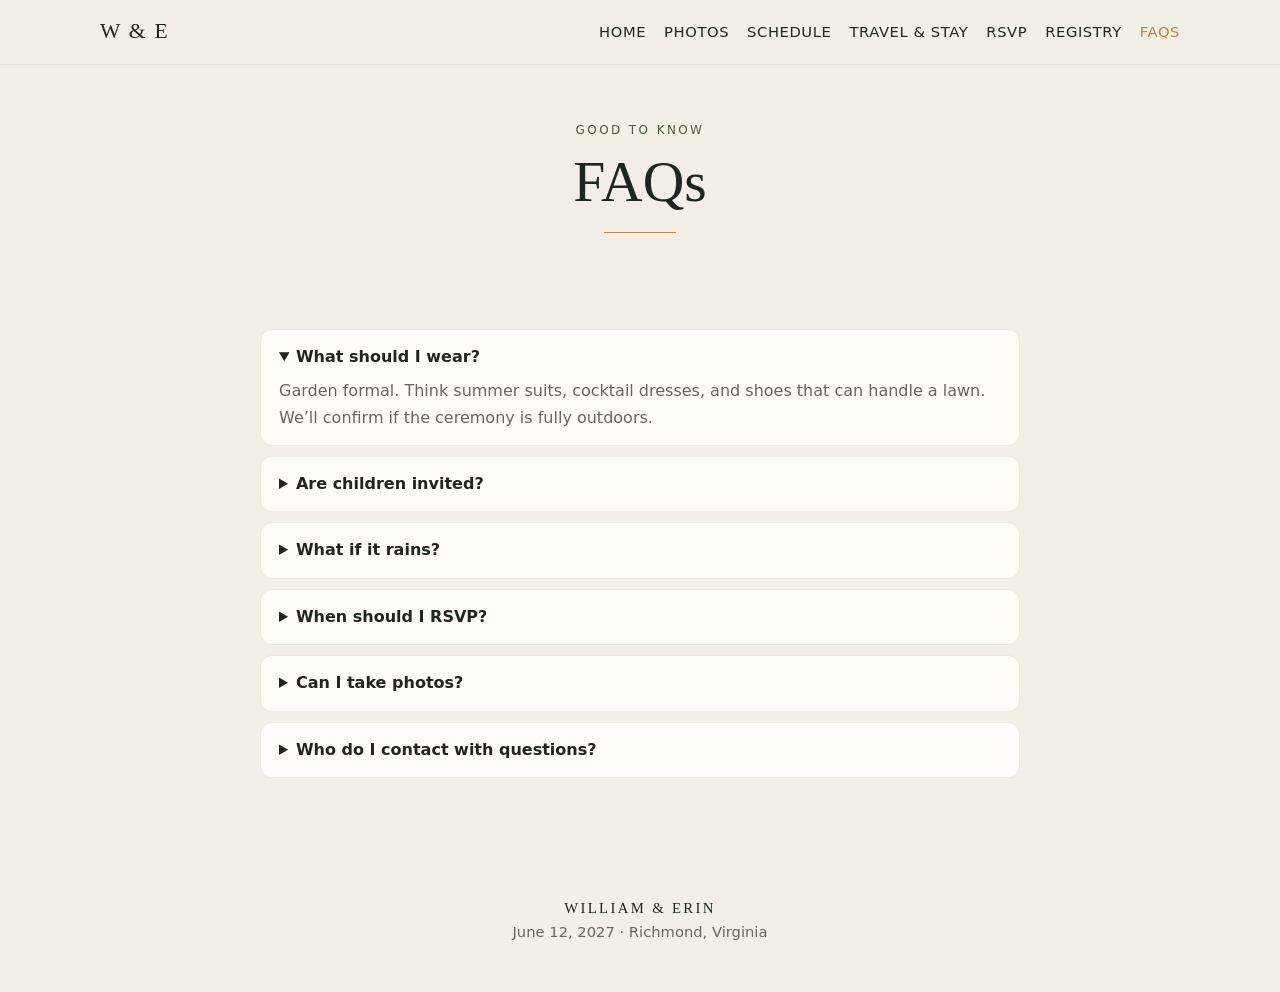
<file: faq.html>
<!DOCTYPE html>
<html lang="en"><head><meta charset="UTF-8" /><meta name="viewport" content="width=device-width, initial-scale=1" /><title>FAQs — William & Erin</title><link rel="stylesheet" href="css/styles.css" /></head>
<body>
<header class="site-header"><div class="wrap nav"><a class="brand" href="index.html">W &amp; E</a><button class="menu-toggle" aria-expanded="false">Menu</button><ul class="nav-links"><li><a href="index.html">Home</a></li><li><a href="photos.html">Photos</a></li><li><a href="schedule.html">Schedule</a></li><li><a href="travel.html">Travel &amp; Stay</a></li><li><a href="rsvp.html">RSVP</a></li><li><a href="registry.html">Registry</a></li><li><a href="faq.html" aria-current="page">FAQs</a></li></ul></div></header>
<section class="page-hero wrap"><p class="kicker">Good to know</p><h1>FAQs</h1><div class="divider"></div></section>
<section class="section"><div class="wrap faq" style="max-width:760px">
<details open><summary>What should I wear?</summary><p>Garden formal. Think summer suits, cocktail dresses, and shoes that can handle a lawn. We’ll confirm if the ceremony is fully outdoors.</p></details>
<details><summary>Are children invited?</summary><p>Please check your invitation. If the event is adults-only, we’ll say so here and on the RSVP.</p></details>
<details><summary>What if it rains?</summary><p>June in Richmond can be warm and stormy. We will have a covered backup. Check this site the morning of June 12.</p></details>
<details><summary>When should I RSVP?</summary><p>Please reply by May 1, 2027 so we can give final counts to the venue and caterer.</p></details>
<details><summary>Can I take photos?</summary><p>Unplugged ceremony, please — be present for the vows. Photos and dancing after are welcome.</p></details>
<details><summary>Who do I contact with questions?</summary><p>Email us at a shared address you’ll add here, or message William or Erin directly.</p></details>
</div></section>
<footer><p class="mono">William &amp; Erin</p><p>June 12, 2027 · Richmond, Virginia</p></footer>
<script src="js/main.js"></script>
</body></html>
</file>
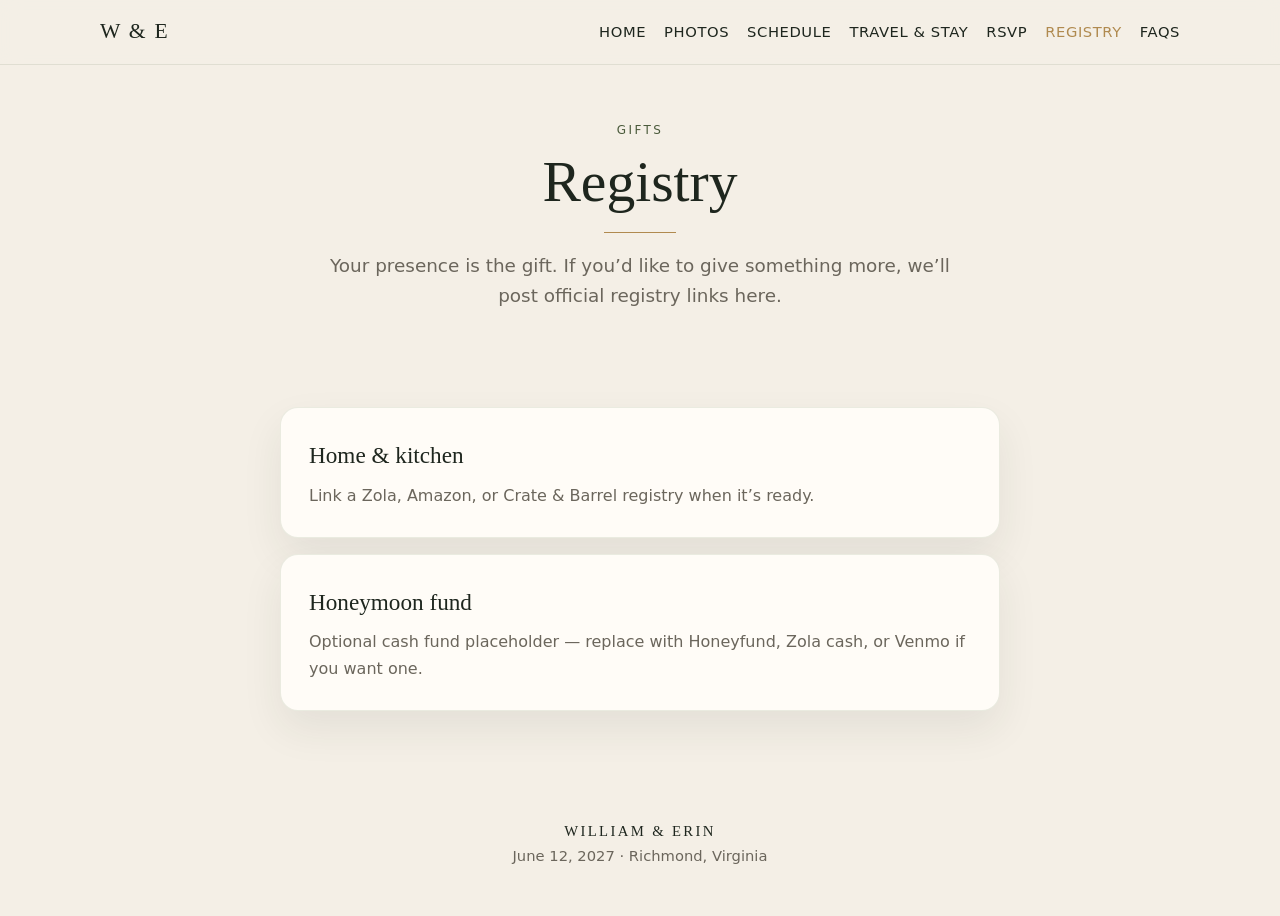
<file: registry.html>
<!DOCTYPE html>
<html lang="en"><head><meta charset="UTF-8" /><meta name="viewport" content="width=device-width, initial-scale=1" /><title>Registry — William & Erin</title><link rel="stylesheet" href="css/styles.css" /></head>
<body>
<header class="site-header"><div class="wrap nav"><a class="brand" href="index.html">W &amp; E</a><button class="menu-toggle" aria-expanded="false">Menu</button><ul class="nav-links"><li><a href="index.html">Home</a></li><li><a href="photos.html">Photos</a></li><li><a href="schedule.html">Schedule</a></li><li><a href="travel.html">Travel &amp; Stay</a></li><li><a href="rsvp.html">RSVP</a></li><li><a href="registry.html" aria-current="page">Registry</a></li><li><a href="faq.html">FAQs</a></li></ul></div></header>
<section class="page-hero wrap"><p class="kicker">Gifts</p><h1>Registry</h1><div class="divider"></div><p class="lede" style="margin:18px auto 0">Your presence is the gift. If you’d like to give something more, we’ll post official registry links here.</p></section>
<section class="section"><div class="wrap registry-list" style="max-width:720px">
<a class="card" href="#" onclick="return false;"><h3>Home &amp; kitchen</h3><p class="muted">Link a Zola, Amazon, or Crate &amp; Barrel registry when it’s ready.</p></a>
<a class="card" href="#" onclick="return false;"><h3>Honeymoon fund</h3><p class="muted">Optional cash fund placeholder — replace with Honeyfund, Zola cash, or Venmo if you want one.</p></a>
</div></section>
<footer><p class="mono">William &amp; Erin</p><p>June 12, 2027 · Richmond, Virginia</p></footer>
<script src="js/main.js"></script>
</body></html>
</file>
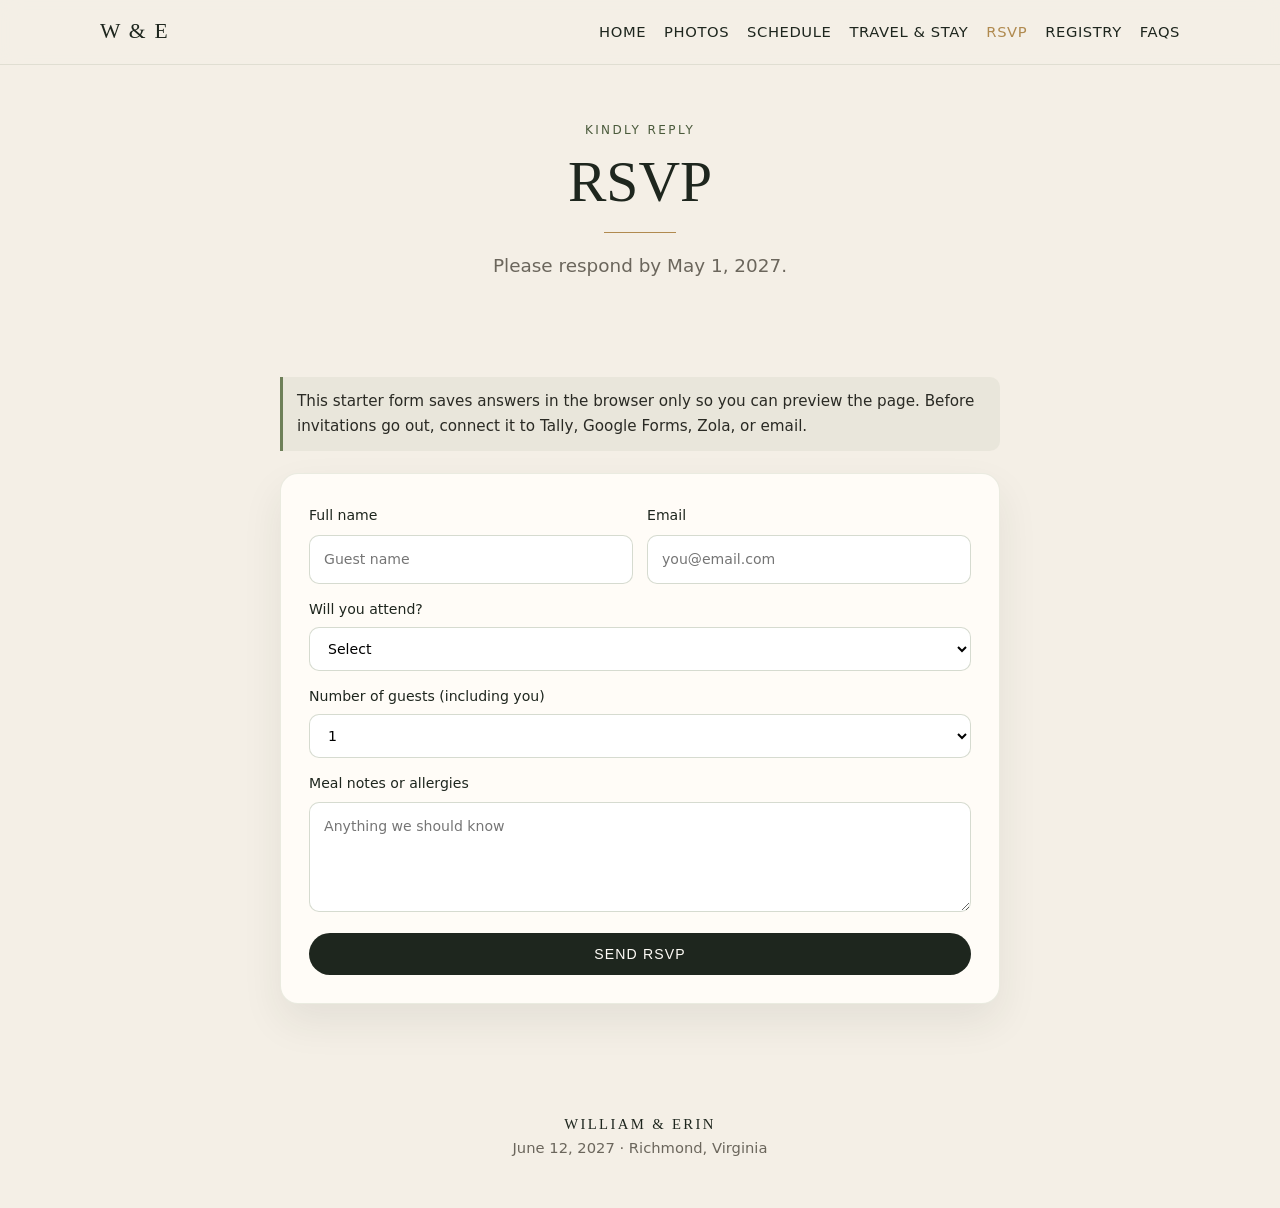
<file: rsvp.html>
<!DOCTYPE html>
<html lang="en"><head><meta charset="UTF-8" /><meta name="viewport" content="width=device-width, initial-scale=1" /><title>RSVP — William & Erin</title><link rel="stylesheet" href="css/styles.css" /></head>
<body>
<header class="site-header"><div class="wrap nav"><a class="brand" href="index.html">W &amp; E</a><button class="menu-toggle" aria-expanded="false">Menu</button><ul class="nav-links"><li><a href="index.html">Home</a></li><li><a href="photos.html">Photos</a></li><li><a href="schedule.html">Schedule</a></li><li><a href="travel.html">Travel &amp; Stay</a></li><li><a href="rsvp.html" aria-current="page">RSVP</a></li><li><a href="registry.html">Registry</a></li><li><a href="faq.html">FAQs</a></li></ul></div></header>
<section class="page-hero wrap"><p class="kicker">Kindly reply</p><h1>RSVP</h1><div class="divider"></div><p class="lede" style="margin:18px auto 0">Please respond by May 1, 2027.</p></section>
<section class="section"><div class="wrap" style="max-width:720px">
<p class="note" style="margin-bottom:22px">This starter form saves answers in the browser only so you can preview the page. Before invitations go out, connect it to Tally, Google Forms, Zola, or email.</p>
<form id="rsvp-form" class="card">
<div class="form-row"><div><label>Full name<input name="name" required placeholder="Guest name" /></label></div><div><label>Email<input type="email" name="email" required placeholder="you@email.com" /></label></div></div>
<label>Will you attend?<select name="attending" required><option value="">Select</option><option>Joyfully accepts</option><option>Regretfully declines</option></select></label>
<label>Number of guests (including you)<select name="guests"><option>1</option><option>2</option></select></label>
<label>Meal notes or allergies<textarea name="notes" placeholder="Anything we should know"></textarea></label>
<button class="btn btn-solid" type="submit">Send RSVP</button>
<p id="rsvp-status" class="note" hidden></p>
</form></div></section>
<footer><p class="mono">William &amp; Erin</p><p>June 12, 2027 · Richmond, Virginia</p></footer>
<script src="js/main.js"></script>
</body></html>
</file>
<file: css/styles.css>
:root {
  --cream: #f4efe6;
  --parchment: #ebe2d0;
  --sage: #6d7f58;
  --sage-dark: #4a5a3b;
  --forest: #1e261e;
  --bronze: #b08a4f;
  --blush: #c9a38a;
  --ink: #2a2a24;
  --muted: #6b665c;
  --white: #fffcf7;
  --shadow: 0 18px 40px rgba(36, 48, 36, 0.08);
}
* { box-sizing: border-box; margin: 0; padding: 0; }
html { scroll-behavior: smooth; }
body {
  font-family: "Source Sans 3", system-ui, sans-serif;
  color: var(--ink);
  background: var(--cream);
  line-height: 1.65;
}
img { max-width: 100%; display: block; }
a { color: var(--sage-dark); text-decoration: none; }
a:hover { color: var(--bronze); }
.wrap { width: min(1080px, calc(100% - 40px)); margin: 0 auto; }
.site-header {
  position: sticky; top: 0; z-index: 20;
  background: rgba(244, 239, 230, 0.92);
  backdrop-filter: blur(10px);
  border-bottom: 1px solid rgba(109, 127, 88, 0.15);
}
.nav { display: flex; align-items: center; justify-content: space-between; gap: 16px; padding: 14px 0; }
.brand {
  font-family: "Cormorant Garamond", Georgia, serif;
  font-size: 1.35rem; letter-spacing: 0.08em; color: var(--forest); text-transform: uppercase;
}
.nav-links {
  display: flex; flex-wrap: wrap; gap: 8px 18px; list-style: none;
  font-size: 0.92rem; letter-spacing: 0.04em; text-transform: uppercase;
}
.nav-links a { color: var(--forest); }
.nav-links a[aria-current="page"] { color: var(--bronze); }
.menu-toggle {
  display: none; background: none; border: 1px solid var(--sage); color: var(--forest);
  padding: 6px 10px; border-radius: 999px; font: inherit;
}
.hero {
  position: relative; min-height: 92vh; display: grid; place-items: center; text-align: center;
  padding: 88px 20px 80px;
  background:
    linear-gradient(180deg, rgba(18, 22, 32, 0.28) 0%, rgba(18, 22, 32, 0.55) 100%),
    url("../photos/IMG_3741.jpg") center 42% / cover no-repeat;
  color: var(--white); overflow: hidden;
}
.hero-inner { position: relative; max-width: 860px; }
.eyebrow { letter-spacing: 0.28em; text-transform: uppercase; font-size: 0.78rem; color: var(--parchment); margin-bottom: 18px; }
.names {
  font-family: "Cormorant Garamond", Georgia, serif; font-weight: 500;
  font-size: clamp(3rem, 8vw, 6.2rem); line-height: 0.95; margin-bottom: 18px; color: var(--white);
}
.amp { display: block; font-style: italic; font-size: 0.45em; color: var(--bronze); margin: 8px 0; }
.hero-meta { font-size: 1.15rem; letter-spacing: 0.08em; text-transform: uppercase; }
.hero-cta { margin-top: 32px; display: flex; gap: 12px; justify-content: center; flex-wrap: wrap; }
.btn {
  display: inline-block; padding: 12px 22px; border-radius: 999px; border: 1px solid transparent;
  font-size: 0.88rem; letter-spacing: 0.08em; text-transform: uppercase; transition: 0.2s ease;
}
.btn-primary { background: var(--bronze); color: var(--white); }
.btn-primary:hover { background: #9a753f; color: #fff; }
.btn-ghost { border-color: rgba(255,252,247,0.55); color: var(--white); }
.btn-ghost:hover { background: rgba(255,252,247,0.1); color: #fff; }
.btn-solid { background: var(--forest); color: var(--white); }
.btn-solid:hover { background: #1a231a; color: #fff; }
.section { padding: 72px 0; }
.section-alt { background: var(--parchment); }
.section-dusk {
  background: linear-gradient(180deg, rgba(18,22,32,0.45), rgba(18,22,32,0.62)), url("../photos/IMG_3728.jpg") center / cover no-repeat;
  color: var(--white);
}
.section-dusk h2, .section-dusk .kicker { color: var(--white); }
.section-dusk .kicker { opacity: 0.85; }
.section-dusk .lede { color: rgba(255,252,247,0.82); }
.kicker { color: var(--sage-dark); letter-spacing: 0.2em; text-transform: uppercase; font-size: 0.75rem; margin-bottom: 10px; }
h1, h2, h3 { font-family: "Cormorant Garamond", Georgia, serif; font-weight: 500; color: var(--forest); }
h1 { font-size: clamp(2.4rem, 5vw, 3.6rem); line-height: 1.1; margin-bottom: 16px; }
h2 { font-size: clamp(2rem, 4vw, 2.8rem); line-height: 1.15; margin-bottom: 14px; }
h3 { font-size: 1.45rem; margin-bottom: 8px; }
.lede { font-size: 1.15rem; color: var(--muted); max-width: 640px; }
.page-hero { padding: 56px 0 24px; text-align: center; }
.divider { width: 72px; height: 1px; background: var(--bronze); margin: 18px auto 0; }
.grid-2 { display: grid; grid-template-columns: 1fr 1fr; gap: 28px; }
.card {
  background: var(--white); border: 1px solid rgba(109,127,88,0.14); border-radius: 18px;
  padding: 28px; box-shadow: var(--shadow);
}
.card p + p { margin-top: 10px; }
.photo-card { padding: 0; overflow: hidden; }
.photo-card img { width: 100%; height: 280px; object-fit: cover; }
.photo-card .card-body { padding: 22px 24px 26px; }
.time { color: var(--bronze); letter-spacing: 0.08em; text-transform: uppercase; font-size: 0.82rem; margin-bottom: 6px; }
.muted { color: var(--muted); }
.couple-split { display: grid; grid-template-columns: 1.1fr 0.9fr; gap: 28px; align-items: center; }
.couple-split img { width: 100%; height: 460px; object-fit: cover; border-radius: 18px; }
.couple-split.flip { grid-template-columns: 0.9fr 1.1fr; }
.gallery { display: grid; grid-template-columns: repeat(3, 1fr); gap: 12px; }
.gallery a, .gallery figure { margin: 0; overflow: hidden; border-radius: 12px; background: #1a1e18; }
.gallery img { width: 100%; height: 220px; object-fit: cover; transition: transform 0.35s ease; }
.gallery a:hover img { transform: scale(1.04); }
.gallery .wide { grid-column: span 2; }
.gallery .wide img { height: 320px; }
.gallery .tall { grid-row: span 2; }
.gallery .tall img { height: 100%; min-height: 452px; }
.film-note { font-size: 0.88rem; letter-spacing: 0.08em; text-transform: uppercase; color: var(--muted); text-align: center; margin-top: 18px; }
form { display: grid; gap: 14px; }
label { font-size: 0.88rem; color: var(--forest); }
input, select, textarea {
  width: 100%; margin-top: 6px; padding: 12px 14px; border: 1px solid rgba(109,127,88,0.28);
  border-radius: 10px; background: #fff; font: inherit;
}
textarea { min-height: 110px; resize: vertical; }
.form-row { display: grid; grid-template-columns: 1fr 1fr; gap: 14px; }
.note { background: rgba(109,127,88,0.08); border-left: 3px solid var(--sage); padding: 12px 14px; border-radius: 0 10px 10px 0; font-size: 0.95rem; }
.faq details { background: var(--white); border: 1px solid rgba(109,127,88,0.14); border-radius: 12px; padding: 14px 18px; margin-bottom: 10px; }
.faq summary { cursor: pointer; font-weight: 600; color: var(--forest); }
.faq details p { margin-top: 8px; color: var(--muted); }
.registry-list { display: grid; gap: 16px; }
.registry-list a.card { display: block; }
footer { padding: 36px 0 48px; text-align: center; color: var(--muted); font-size: 0.92rem; }
.mono { font-family: "Cormorant Garamond", Georgia, serif; letter-spacing: 0.16em; text-transform: uppercase; color: var(--forest); }
@media (max-width: 760px) {
  .menu-toggle { display: inline-block; }
  .nav-links { display: none; width: 100%; flex-direction: column; padding-bottom: 10px; }
  .nav-links.open { display: flex; }
  .nav { flex-wrap: wrap; }
  .grid-2, .form-row, .couple-split, .couple-split.flip { grid-template-columns: 1fr; }
  .couple-split img { height: 340px; }
  .hero { min-height: 78vh; }
  .gallery { grid-template-columns: 1fr 1fr; }
  .gallery .wide { grid-column: span 2; }
  .gallery .tall { grid-row: auto; }
  .gallery .tall img { min-height: 0; height: 240px; }
}
</file>
